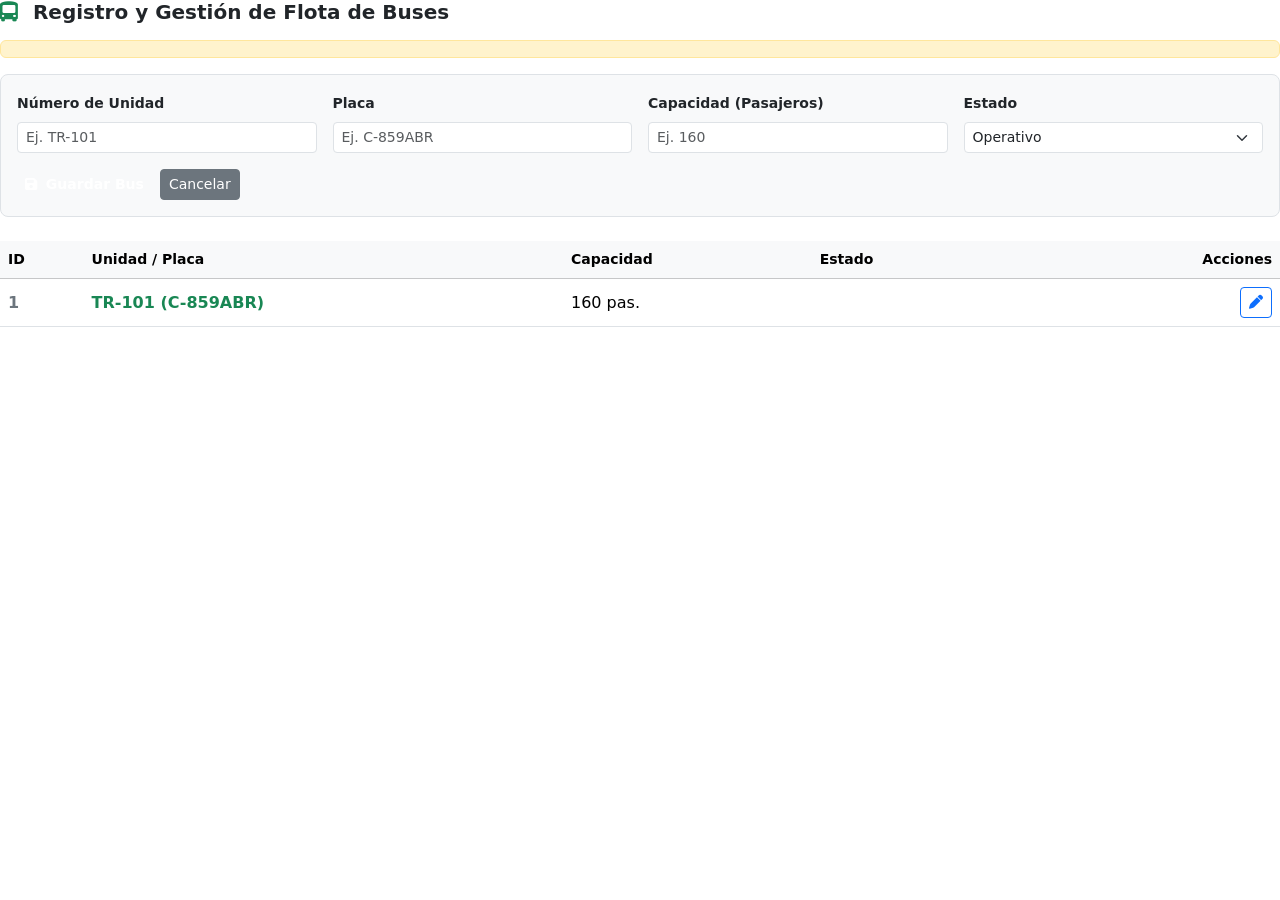
<file: controlsystem/src/main/resources/templates/buses.html>
<!DOCTYPE html>
<html xmlns:th="http://www.thymeleaf.org">
<head>
    <meta charset="UTF-8">
    <meta name="viewport" content="width=device-width, initial-scale=1">
    <title>Gestión de Buses - Transmetro Guatemala</title>
    <link href="https://cdn.jsdelivr.net/npm/bootstrap@5.3.0/dist/css/bootstrap.min.css" rel="stylesheet">
    <link href="https://cdnjs.cloudflare.com/ajax/libs/font-awesome/6.4.0/css/all.min.css" rel="stylesheet">
    <link th:href="@{/css/dashboard.css}" rel="stylesheet">
    <style>
        .btn-tm-green {
            background-color: var(--tm-green);
            color: white;
            font-weight: 700;
            border: none;
            border-radius: 8px;
        }
        .btn-tm-green:hover {
            background-color: var(--tm-green-dark);
            color: white;
        }
    </style>
</head>
<body>
    <header th:replace="~{fragments/layout :: topbar}"></header>
    <aside th:replace="~{fragments/layout :: sidebar('buses')}"></aside>

    <main class="main-content">
        <section class="card-custom">
            <h5 class="fw-bold mb-3 text-dark"><i class="fa-solid fa-bus-simple me-2 text-success"></i> Registro y Gestión de Flota de Buses</h5>

            <div th:if="${error}" class="alert alert-warning py-2" role="alert" th:text="${error}"></div>
            
            <!-- Formulario de Buses (Mapeo directo robusto) -->
            <form th:action="@{/buses/guardar}" method="post" class="bg-light p-3 rounded-3 border mb-4">
                <input type="hidden" name="id" th:value="${nuevoBus != null ? nuevoBus.id : null}" />
                
                <div class="row g-3">
                    <div class="col-md-3">
                        <label class="form-label small fw-semibold">Número de Unidad</label>
                        <input type="text" class="form-control form-control-sm" name="unidad" required maxlength="20" placeholder="Ej. TR-101" th:value="${nuevoBus != null ? nuevoBus.unidad : ''}">
                    </div>
                    <div class="col-md-3">
                        <label class="form-label small fw-semibold">Placa</label>
                        <input type="text" class="form-control form-control-sm" name="placa" required maxlength="15" placeholder="Ej. C-859ABR" th:value="${nuevoBus != null ? nuevoBus.placa : ''}">
                    </div>
                    <div class="col-md-3">
                        <label class="form-label small fw-semibold">Capacidad (Pasajeros)</label>
                        <input type="number" class="form-control form-control-sm" name="capacidad" required min="1" placeholder="Ej. 160" th:value="${nuevoBus != null ? nuevoBus.capacidad : ''}">
                    </div>
                    <div class="col-md-3">
                        <label class="form-label small fw-semibold">Estado</label>
                        <select class="form-select form-select-sm" name="estado">
                            <option value="Operativo" th:selected="${nuevoBus != null and nuevoBus.estado == 'Operativo'}">Operativo</option>
                            <option value="En Mantenimiento" th:selected="${nuevoBus != null and nuevoBus.estado == 'En Mantenimiento'}">En Mantenimiento</option>
                            <option value="Fuera de Servicio" th:selected="${nuevoBus != null and nuevoBus.estado == 'Fuera de Servicio'}">Fuera de Servicio</option>
                        </select>
                    </div>
                </div>
                <div class="mt-3 d-flex gap-2">
                    <button type="submit" class="btn btn-tm-green btn-sm fw-bold"><i class="fa-solid fa-floppy-disk me-1"></i> Guardar Bus</button>
                    <a th:if="${modoEdicion}" th:href="@{/buses}" class="btn btn-secondary btn-sm">Cancelar</a>
                </div>
            </form>

            <!-- Tabla de Flota de Buses -->
            <div class="table-responsive">
                <table class="table align-middle table-hover">
                    <thead class="table-light small">
                        <tr>
                            <th>ID</th>
                            <th>Unidad / Placa</th>
                            <th>Capacidad</th>
                            <th>Estado</th>
                            <th class="text-end">Acciones</th>
                        </tr>
                    </thead>
                    <tbody>
                        <tr th:each="b : ${buses}">
                            <td class="fw-bold text-secondary" th:text="${b.id != null ? b.id : '1'}">1</td>
                            <td class="fw-bold text-success" th:text="${b.placa}">TR-101 (C-859ABR)</td>
                            <td th:text="${b.capacidad != null ? b.capacidad + ' pas.' : '120 pas.'}">160 pas.</td>
                            <td>
                                <span class="badge" 
                                      th:classappend="${b.estado == 'Operativo' or b.estado == '1'} ? 'bg-success' : 'bg-warning text-dark'" 
                                      th:text="${b.estado}">Operativo</span>
                            </td>
                            <td class="text-end">
                                <a th:href="@{/buses/editar/{id}(id=${b.id})}" class="btn btn-sm btn-outline-primary"><i class="fa-solid fa-pen"></i></a>
                            </td>
                        </tr>
                    </tbody>
                </table>
            </div>
        </section>
    </main>

    <div th:replace="~{fragments/layout :: reportModal}"></div>
    <script src="https://cdn.jsdelivr.net/npm/bootstrap@5.3.0/dist/js/bootstrap.bundle.min.js"></script>
</body>
</html>
</file>
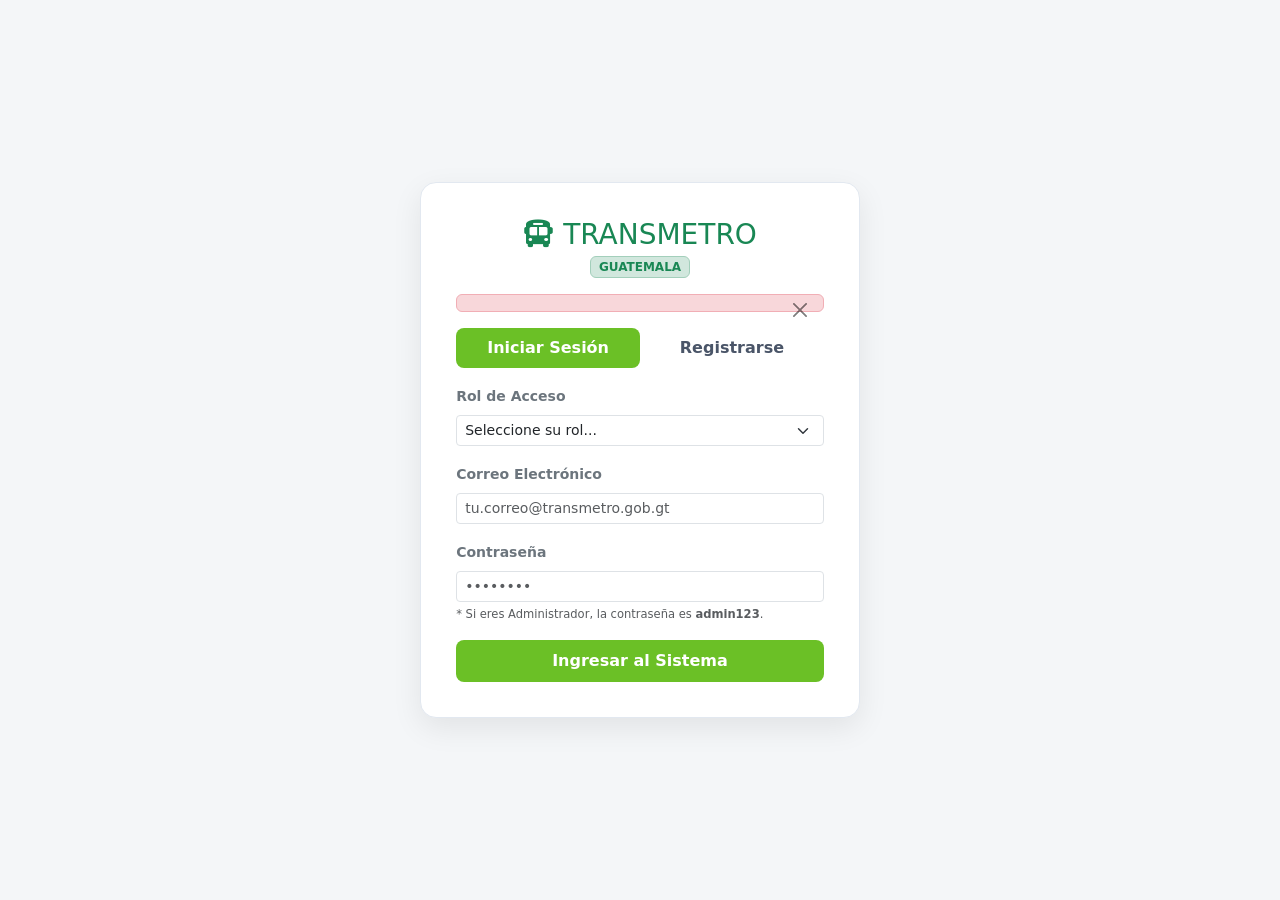
<file: controlsystem/src/main/resources/templates/login.html>
<!DOCTYPE html>
<html xmlns:th="http://www.thymeleaf.org">
<head>
    <meta charset="UTF-8">
    <title>Acceso - Transmetro Guatemala</title>
    <link href="https://cdn.jsdelivr.net/npm/bootstrap@5.3.0/dist/css/bootstrap.min.css" rel="stylesheet">
    <link href="https://cdnjs.cloudflare.com/ajax/libs/font-awesome/6.4.0/css/all.min.css" rel="stylesheet">
    <style>
        :root {
            --tm-green: #6bc026;
            --tm-green-dark: #4e9118;
            --tm-dark: #121212;
        }
        body {
            background-color: #f4f6f8;
            min-height: 100vh;
            display: flex;
            align-items: center;
            justify-content: center;
            font-family: 'Segoe UI', system-ui, -apple-system, sans-serif;
        }
        .login-card {
            width: 100%;
            max-width: 440px;
            padding: 2.2rem;
            border-radius: 16px;
            box-shadow: 0 10px 30px rgba(0,0,0,0.08);
            background: white;
            border: 1px solid #e2e8f0;
        }
        .nav-pills .nav-link {
            color: #4a5568;
            font-weight: 600;
            border-radius: 8px;
        }
        .nav-pills .nav-link.active {
            background-color: var(--tm-green);
            color: white;
        }
        .btn-tm-green {
            background-color: var(--tm-green);
            color: white;
            font-weight: 700;
            border-radius: 8px;
        }
        .btn-tm-green:hover {
            background-color: var(--tm-green-dark);
            color: white;
        }
    </style>
</head>
<body>

    <div class="login-card">
        <div class="text-center mb-3">
            <h3 class="fw-extrabold text-success mb-0"><i class="fa-solid fa-bus me-2"></i>TRANSMETRO</h3>
            <span class="badge bg-success-subtle text-success border border-success-subtle mt-1">GUATEMALA</span>
        </div>

        <!-- Mensaje de Error -->
        <div th:if="${error}" class="alert alert-danger alert-dismissible fade show py-2 small mb-3" role="alert">
            <span th:text="${error}"></span>
            <button type="button" class="btn-close py-2" data-bs-dismiss="alert" aria-label="Close"></button>
        </div>

        <!-- Pestañas para Iniciar Sesión o Registrarse -->
        <ul class="nav nav-pills nav-justified mb-3" id="authTabs" role="tablist">
            <li class="nav-item" role="presentation">
                <button class="nav-link active" id="login-tab" data-bs-toggle="pill" data-bs-target="#login-panel" type="button" role="tab">Iniciar Sesión</button>
            </li>
            <li class="nav-item" role="presentation">
                <button class="nav-link" id="register-tab" data-bs-toggle="pill" data-bs-target="#register-panel" type="button" role="tab">Registrarse</button>
            </li>
        </ul>

        <div class="tab-content" id="authTabsContent">
            <!-- Pestaña 1: Iniciar Sesión -->
            <div class="tab-pane fade show active" id="login-panel" role="tabpanel">
                <form th:action="@{/login}" method="post">
                    <div class="mb-3">
                        <label for="idRolLogin" class="form-label small text-secondary fw-semibold">Rol de Acceso</label>
                        <select class="form-select form-select-sm" id="idRolLogin" name="idRol" required>
                            <option value="">Seleccione su rol...</option>
                            <option th:each="r : ${roles}" th:value="${r.idRol}" th:text="${r.nombreRol}"></option>
                        </select>
                    </div>

                    <div class="mb-3">
                        <label for="correoLogin" class="form-label small text-secondary fw-semibold">Correo Electrónico</label>
                        <input type="email" class="form-control form-control-sm" id="correoLogin" name="correo" required placeholder="tu.correo@transmetro.gob.gt">
                    </div>

                    <div class="mb-3">
                        <label for="passwordLogin" class="form-label small text-secondary fw-semibold">Contraseña</label>
                        <input type="password" class="form-control form-control-sm" id="passwordLogin" name="passwordHash" required placeholder="••••••••">
                        <div class="form-text text-muted" style="font-size: 0.72rem;">* Si eres Administrador, la contraseña es <strong>admin123</strong>.</div>
                    </div>

                    <button type="submit" class="btn btn-tm-green w-100 py-2">Ingresar al Sistema</button>
                </form>
            </div>

            <!-- Pestaña 2: Registro Completo de Usuarios -->
            <div class="tab-pane fade" id="register-panel" role="tabpanel">
                <form th:action="@{/registro}" method="post">
                    <div class="row g-2 mb-2">
                        <div class="col-6">
                            <label for="nombreReg" class="form-label small text-secondary fw-semibold">Nombre</label>
                            <input type="text" class="form-control form-control-sm" id="nombreReg" name="nombre" required>
                        </div>
                        <div class="col-6">
                            <label for="apellidoReg" class="form-label small text-secondary fw-semibold">Apellido</label>
                            <input type="text" class="form-control form-control-sm" id="apellidoReg" name="apellido" required>
                        </div>
                    </div>

                    <div class="mb-2">
                        <label for="correoReg" class="form-label small text-secondary fw-semibold">Correo Electrónico</label>
                        <input type="email" class="form-control form-control-sm" id="correoReg" name="correo" required placeholder="correo@transmetro.gob.gt">
                    </div>

                    <div class="mb-2">
                        <label for="idRolReg" class="form-label small text-secondary fw-semibold">Rol Asignado</label>
                        <select class="form-select form-select-sm" id="idRolReg" name="idRol" required>
                            <option value="">Seleccione rol...</option>
                            <option th:each="r : ${roles}" th:value="${r.idRol}" th:text="${r.nombreRol}"></option>
                        </select>
                    </div>

                    <div class="mb-3">
                        <label for="passwordReg" class="form-label small text-secondary fw-semibold">Contraseña</label>
                        <input type="password" class="form-control form-control-sm" id="passwordReg" name="passwordHash" required placeholder="••••••••">
                    </div>

                    <button type="submit" class="btn btn-dark w-100 py-2 fw-semibold">Crear Cuenta</button>
                </form>
            </div>
        </div>
    </div>

    <script src="https://cdn.jsdelivr.net/npm/bootstrap@5.3.0/dist/js/bootstrap.bundle.min.js"></script>
</body>
</html>
</file>
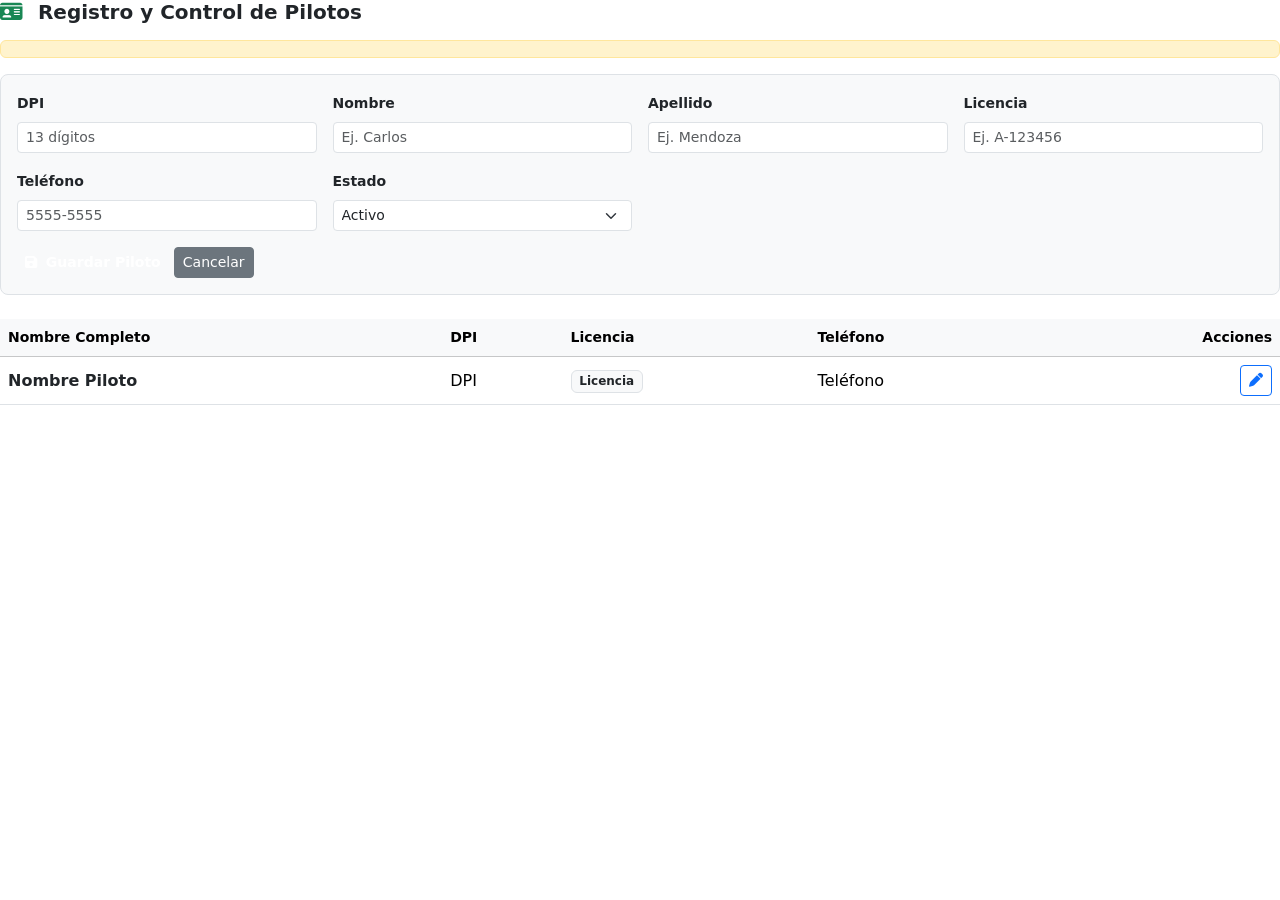
<file: controlsystem/src/main/resources/templates/pilotos.html>
<!DOCTYPE html>
<html xmlns:th="http://www.thymeleaf.org">
<head>
    <meta charset="UTF-8">
    <meta name="viewport" content="width=device-width, initial-scale=1">
    <title>Gestión de Pilotos - Transmetro Guatemala</title>
    <link href="https://cdn.jsdelivr.net/npm/bootstrap@5.3.0/dist/css/bootstrap.min.css" rel="stylesheet">
    <link href="https://cdnjs.cloudflare.com/ajax/libs/font-awesome/6.4.0/css/all.min.css" rel="stylesheet">
    <link th:href="@{/css/dashboard.css}" rel="stylesheet">
    <style>
        .btn-tm-green {
            background-color: var(--tm-green);
            color: white;
            font-weight: 700;
            border: none;
            border-radius: 8px;
        }
        .btn-tm-green:hover {
            background-color: var(--tm-green-dark);
            color: white;
        }
    </style>
</head>
<body>
    <header th:replace="~{fragments/layout :: topbar}"></header>
    <aside th:replace="~{fragments/layout :: sidebar('pilotos')}"></aside>

    <main class="main-content">
        <section class="card-custom">
            <h5 class="fw-bold mb-3 text-dark"><i class="fa-solid fa-id-card me-2 text-success"></i> Registro y Control de Pilotos</h5>

            <div th:if="${error}" class="alert alert-warning py-2" role="alert" th:text="${error}"></div>
            
            <!-- Formulario de Pilotos -->
            <form th:action="@{/pilotos/guardar}" th:object="${nuevoPiloto}" method="post" class="bg-light p-3 rounded-3 border mb-4">
                <input type="hidden" th:field="*{idPiloto}" />
                <div class="row g-3">
                    <div class="col-md-3">
                        <label class="form-label small fw-semibold">DPI</label>
                        <input type="text" class="form-control form-control-sm" th:field="*{dpi}" required minlength="13" maxlength="13" pattern="[0-9]{13}" inputmode="numeric" placeholder="13 dígitos">
                    </div>
                    <div class="col-md-3">
                        <label class="form-label small fw-semibold">Nombre</label>
                        <input type="text" class="form-control form-control-sm" th:field="*{nombre}" required maxlength="100" placeholder="Ej. Carlos">
                    </div>
                    <div class="col-md-3">
                        <label class="form-label small fw-semibold">Apellido</label>
                        <input type="text" class="form-control form-control-sm" th:field="*{apellido}" required maxlength="100" placeholder="Ej. Mendoza">
                    </div>
                    <div class="col-md-3">
                        <label class="form-label small fw-semibold">Licencia</label>
                        <input type="text" class="form-control form-control-sm" th:field="*{licencia}" required maxlength="20" placeholder="Ej. A-123456">
                    </div>
                    <div class="col-md-3">
                        <label class="form-label small fw-semibold">Teléfono</label>
                        <input type="text" class="form-control form-control-sm" th:field="*{telefono}" maxlength="15" placeholder="5555-5555">
                    </div>
                    <div class="col-md-3">
                        <label class="form-label small fw-semibold">Estado</label>
                        <select class="form-select form-select-sm" th:field="*{estado}" required>
                            <option value="Activo">Activo</option>
                            <option value="Inactivo">Inactivo</option>
                            <option value="Suspendido">Suspendido</option>
                        </select>
                    </div>
                </div>
                <div class="mt-3">
                    <button type="submit" class="btn btn-tm-green btn-sm fw-bold"><i class="fa-solid fa-floppy-disk me-1"></i> Guardar Piloto</button>
                    <a th:if="${modoEdicion}" th:href="@{/pilotos}" class="btn btn-secondary btn-sm">Cancelar</a>
                </div>
            </form>

            <!-- Tabla de Pilotos -->
            <div class="table-responsive">
                <table class="table align-middle table-hover">
                    <thead class="table-light small">
                        <tr>
                            <th>Nombre Completo</th>
                            <th>DPI</th>
                            <th>Licencia</th>
                            <th>Teléfono</th>
                            <th class="text-end">Acciones</th>
                        </tr>
                    </thead>
                    <tbody>
                        <tr th:each="p : ${pilotos}">
                            <td class="fw-bold text-dark" th:text="${p.nombre + ' ' + p.apellido}">Nombre Piloto</td>
                            <td th:text="${p.dpi}">DPI</td>
                            <td><span class="badge bg-light text-dark border" th:text="${p.licencia}">Licencia</span></td>
                            <td th:text="${p.telefono}">Teléfono</td>
                            <td class="text-end">
                                <a th:href="@{/pilotos/editar/{id}(id=${p.idPiloto})}" class="btn btn-sm btn-outline-primary"><i class="fa-solid fa-pen"></i></a>
                            </td>
                        </tr>
                    </tbody>
                </table>
            </div>
        </section>
    </main>

    <div th:replace="~{fragments/layout :: reportModal}"></div>
    <script src="https://cdn.jsdelivr.net/npm/bootstrap@5.3.0/dist/js/bootstrap.bundle.min.js"></script>
</body>
</html>
</file>
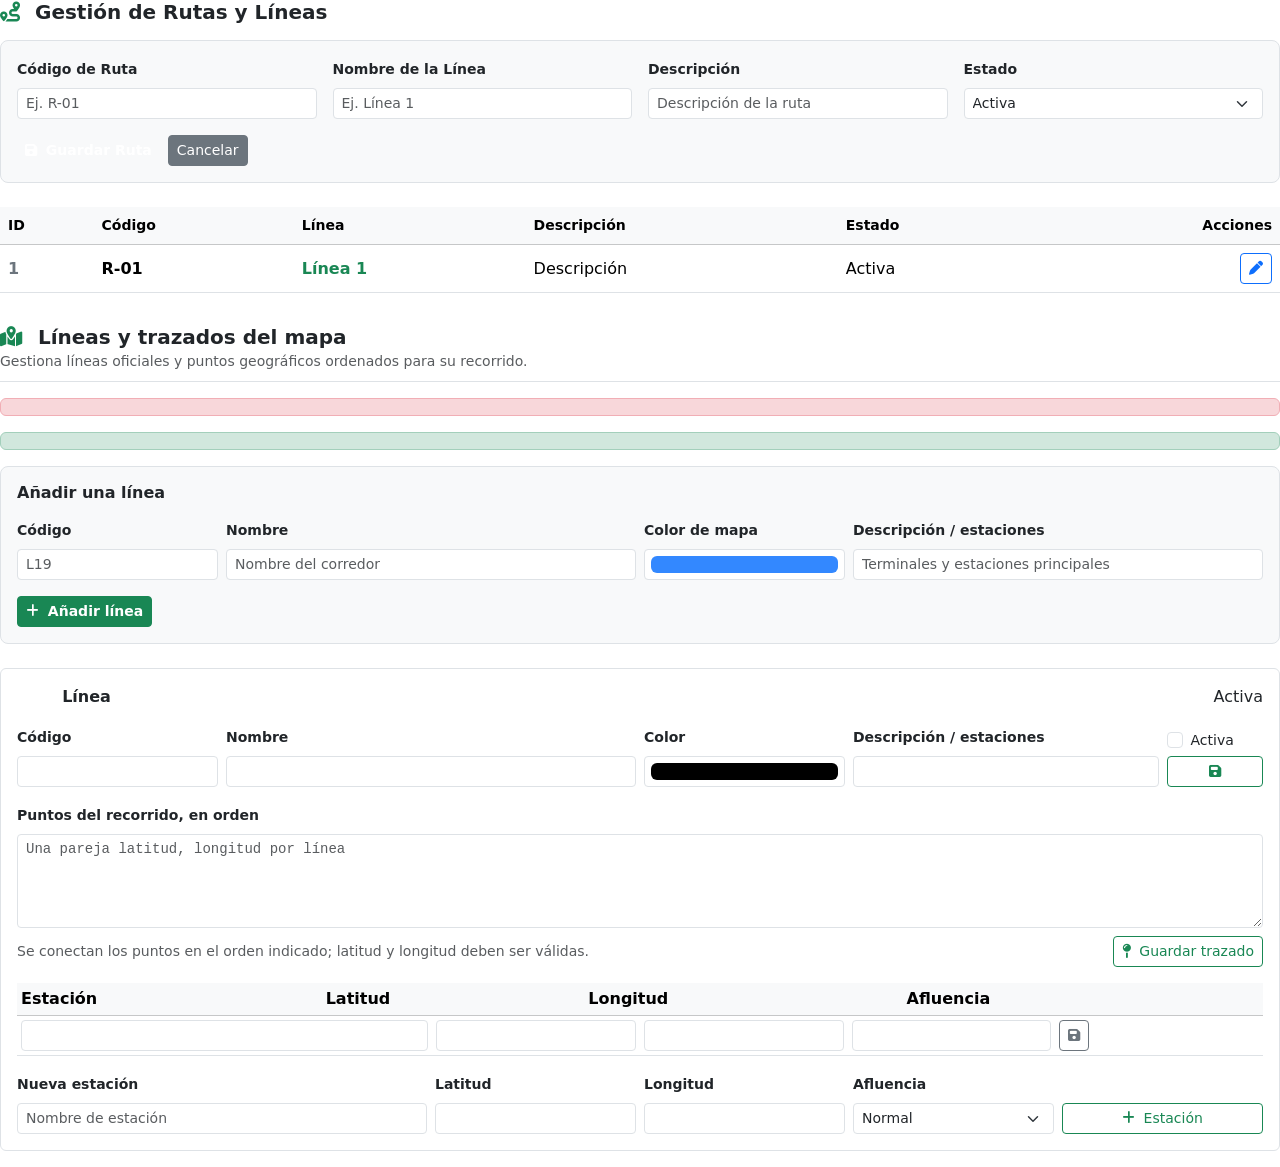
<file: controlsystem/src/main/resources/templates/rutas.html>
<!DOCTYPE html>
<html xmlns:th="http://www.thymeleaf.org">
<head>
    <meta charset="UTF-8">
    <meta name="viewport" content="width=device-width, initial-scale=1">
    <title>Gestión de Rutas - Transmetro Guatemala</title>
    <link href="https://cdn.jsdelivr.net/npm/bootstrap@5.3.0/dist/css/bootstrap.min.css" rel="stylesheet">
    <link href="https://cdnjs.cloudflare.com/ajax/libs/font-awesome/6.4.0/css/all.min.css" rel="stylesheet">
    <link th:href="@{/css/dashboard.css}" rel="stylesheet">
    <style>
        .btn-tm-green {
            background-color: var(--tm-green);
            color: white;
            font-weight: 700;
            border: none;
            border-radius: 8px;
        }
        .btn-tm-green:hover {
            background-color: var(--tm-green-dark);
            color: white;
        }
    </style>
</head>
<body>
    <header th:replace="~{fragments/layout :: topbar}"></header>
    <aside th:replace="~{fragments/layout :: sidebar('rutas')}"></aside>

    <main class="main-content">
        <section class="card-custom">
            <h5 class="fw-bold mb-3 text-dark"><i class="fa-solid fa-route me-2 text-success"></i> Gestión de Rutas y Líneas</h5>
            
            <!-- Formulario de Rutas -->
            <form th:action="@{/rutas/guardar}" method="post" class="bg-light p-3 rounded-3 border mb-4">
                <input type="hidden" name="idRuta" th:value="${nuevaRuta != null ? nuevaRuta.idRuta : null}" />
                <div class="row g-3">
                    <div class="col-md-3">
                        <label class="form-label small fw-semibold">Código de Ruta</label>
                        <input type="text" class="form-control form-control-sm" name="codigoRuta" required placeholder="Ej. R-01" th:value="${nuevaRuta != null ? nuevaRuta.codigoRuta : ''}">
                    </div>
                    <div class="col-md-3">
                        <label class="form-label small fw-semibold">Nombre de la Línea</label>
                        <input type="text" class="form-control form-control-sm" name="nombreRuta" required placeholder="Ej. Línea 1" th:value="${nuevaRuta != null ? nuevaRuta.nombreRuta : ''}">
                    </div>
                    <div class="col-md-3">
                        <label class="form-label small fw-semibold">Descripción</label>
                        <input type="text" class="form-control form-control-sm" name="descripcion" placeholder="Descripción de la ruta" th:value="${nuevaRuta != null ? nuevaRuta.descripcion : ''}">
                    </div>
                    <div class="col-md-3">
                        <label class="form-label small fw-semibold">Estado</label>
                        <select class="form-select form-select-sm" name="estado" required>
                            <option value="Activa" th:selected="${nuevaRuta != null and nuevaRuta.estado == 'Activa'}">Activa</option>
                            <option value="Inactiva" th:selected="${nuevaRuta != null and nuevaRuta.estado == 'Inactiva'}">Inactiva</option>
                        </select>
                    </div>
                </div>
                <div class="mt-3 d-flex gap-2">
                    <button type="submit" class="btn btn-tm-green btn-sm fw-bold"><i class="fa-solid fa-floppy-disk me-1"></i> Guardar Ruta</button>
                    <a th:if="${modoEdicion}" th:href="@{/rutas}" class="btn btn-secondary btn-sm">Cancelar</a>
                </div>
            </form>

            <!-- Tabla de Rutas -->
            <div class="table-responsive">
                <table class="table align-middle table-hover">
                    <thead class="table-light small">
                        <tr>
                            <th>ID</th>
                            <th>Código</th>
                            <th>Línea</th>
                            <th>Descripción</th>
                            <th>Estado</th>
                            <th class="text-end">Acciones</th>
                        </tr>
                    </thead>
                    <tbody>
                        <tr th:each="r : ${rutas}">
                            <td class="fw-bold text-secondary" th:text="${r.idRuta}">1</td>
                            <td class="fw-bold" th:text="${r.codigoRuta}">R-01</td>
                            <td class="fw-bold text-success" th:text="${r.nombreRuta}">Línea 1</td>
                            <td th:text="${r.descripcion}">Descripción</td>
                            <td th:text="${r.estado}">Activa</td>
                            <td class="text-end">
                                <a th:href="@{/rutas/editar/{id}(id=${r.idRuta})}" class="btn btn-sm btn-outline-primary"><i class="fa-solid fa-pen"></i></a>
                            </td>
                        </tr>
                    </tbody>
                </table>
            </div>
        </section>

        <section class="card-custom mt-3">
            <div class="d-flex justify-content-between align-items-center mb-3 border-bottom pb-2">
                <div>
                    <h5 class="fw-bold text-dark mb-0"><i class="fa-solid fa-map-location-dot text-success me-2"></i> Líneas y trazados del mapa</h5>
                    <small class="text-muted">Gestiona líneas oficiales y puntos geográficos ordenados para su recorrido.</small>
                </div>
            </div>

            <div class="alert alert-danger py-2" role="alert" th:if="${errorLineas}" th:text="${errorLineas}"></div>
            <div class="alert alert-success py-2" role="status" th:if="${mensajeLineas}" th:text="${mensajeLineas}"></div>

            <form th:action="@{/lineas/guardar}" method="post" class="bg-light p-3 rounded-3 border mb-4">
                <h6 class="fw-bold mb-3">Añadir una línea</h6>
                <div class="row g-2 align-items-end">
                    <div class="col-md-2">
                        <label class="form-label small fw-semibold">Código</label>
                        <input class="form-control form-control-sm" name="codigoLinea" placeholder="L19" required>
                    </div>
                    <div class="col-md-4">
                        <label class="form-label small fw-semibold">Nombre</label>
                        <input class="form-control form-control-sm" name="nombre" placeholder="Nombre del corredor" required>
                    </div>
                    <div class="col-md-2">
                        <label class="form-label small fw-semibold">Color de mapa</label>
                        <input class="form-control form-control-color form-control-sm w-100" type="color" name="colorHex" value="#3388ff" title="Color de la línea">
                    </div>
                    <div class="col-md-4">
                        <label class="form-label small fw-semibold">Descripción / estaciones</label>
                        <input class="form-control form-control-sm" name="descripcion" placeholder="Terminales y estaciones principales">
                    </div>
                </div>
                <button type="submit" class="btn btn-success btn-sm fw-bold mt-3"><i class="fa-solid fa-plus me-1"></i> Añadir línea</button>
            </form>

            <div class="border rounded p-3 mb-3" th:each="editor : ${lineasTransmetro}">
                <div class="d-flex justify-content-between align-items-center mb-3">
                    <h6 class="fw-bold mb-0">
                        <span class="badge me-2" th:style="|background-color: ${editor.linea.colorHex}|" th:text="${editor.linea.codigoLinea}">L1</span>
                        <span th:text="${editor.linea.nombre}">Línea</span>
                    </h6>
                      <span th:class="${editor.linea.activo} ? 'badge bg-success-subtle text-success' : 'badge bg-secondary-subtle text-secondary'"
                          th:text="${editor.linea.activo} ? 'Activa' : 'Inactiva'">Activa</span>
                </div>

                <form th:action="@{/lineas/{id}/actualizar(id=${editor.linea.id})}" method="post" class="row g-2 align-items-end mb-3">
                    <div class="col-md-2">
                        <label class="form-label small fw-semibold">Código</label>
                        <input class="form-control form-control-sm" name="codigoLinea" th:value="${editor.linea.codigoLinea}" required>
                    </div>
                    <div class="col-md-4">
                        <label class="form-label small fw-semibold">Nombre</label>
                        <input class="form-control form-control-sm" name="nombre" th:value="${editor.linea.nombre}" required>
                    </div>
                    <div class="col-md-2">
                        <label class="form-label small fw-semibold">Color</label>
                        <input class="form-control form-control-color form-control-sm w-100" type="color" name="colorHex" th:value="${editor.linea.colorHex}" required>
                    </div>
                    <div class="col-md-3">
                        <label class="form-label small fw-semibold">Descripción / estaciones</label>
                        <input class="form-control form-control-sm" name="descripcion" th:value="${editor.linea.descripcion}">
                    </div>
                    <div class="col-md-1">
                        <div class="form-check mb-1">
                            <input class="form-check-input" type="checkbox" name="activo" value="true" th:checked="${editor.linea.activo}">
                            <label class="form-check-label small">Activa</label>
                        </div>
                        <button type="submit" class="btn btn-outline-success btn-sm w-100" title="Guardar línea"><i class="fa-solid fa-floppy-disk"></i></button>
                    </div>
                </form>

                <form th:action="@{/lineas/{id}/coordenadas(id=${editor.linea.id})}" method="post" class="mb-3">
                    <label class="form-label small fw-semibold">Puntos del recorrido, en orden</label>
                    <textarea class="form-control form-control-sm font-monospace" name="puntos" rows="4" th:text="${editor.puntos}"
                              placeholder="Una pareja latitud, longitud por línea"></textarea>
                    <div class="d-flex justify-content-between align-items-center mt-2">
                        <small class="text-muted">Se conectan los puntos en el orden indicado; latitud y longitud deben ser válidas.</small>
                        <button type="submit" class="btn btn-outline-success btn-sm"><i class="fa-solid fa-map-pin me-1"></i> Guardar trazado</button>
                    </div>
                </form>

                <div class="table-responsive mb-3" th:if="${!#lists.isEmpty(editor.linea.estaciones)}">
                    <table class="table table-sm align-middle mb-0">
                        <thead class="table-light"><tr><th>Estación</th><th>Latitud</th><th>Longitud</th><th>Afluencia</th><th></th></tr></thead>
                        <tbody>
                            <tr th:each="estacion : ${editor.linea.estaciones}">
                                <td colspan="5">
                                    <form th:action="@{/estaciones/{id}/actualizar(id=${estacion.id})}" method="post" class="row g-2 align-items-center">
                                        <div class="col-md-4"><input class="form-control form-control-sm" name="nombreEstacion" th:value="${estacion.nombreEstacion}" required></div>
                                        <div class="col-md-2"><input class="form-control form-control-sm" type="number" step="0.00000001" min="-90" max="90" name="latitud" th:value="${estacion.latitud}" required></div>
                                        <div class="col-md-2"><input class="form-control form-control-sm" type="number" step="0.00000001" min="-180" max="180" name="longitud" th:value="${estacion.longitud}" required></div>
                                        <div class="col-md-2"><input class="form-control form-control-sm" name="estadoAfluencia" th:value="${estacion.estadoAfluencia}" required></div>
                                        <div class="col-md-2"><button class="btn btn-outline-secondary btn-sm" type="submit" title="Guardar estación"><i class="fa-solid fa-floppy-disk"></i></button></div>
                                    </form>
                                </td>
                            </tr>
                        </tbody>
                    </table>
                </div>

                <form th:action="@{/lineas/{id}/estaciones(id=${editor.linea.id})}" method="post" class="row g-2 align-items-end">
                    <div class="col-md-4">
                        <label class="form-label small fw-semibold">Nueva estación</label>
                        <input class="form-control form-control-sm" name="nombreEstacion" placeholder="Nombre de estación" required>
                    </div>
                    <div class="col-md-2">
                        <label class="form-label small fw-semibold">Latitud</label>
                        <input class="form-control form-control-sm" type="number" step="0.00000001" min="-90" max="90" name="latitud" required>
                    </div>
                    <div class="col-md-2">
                        <label class="form-label small fw-semibold">Longitud</label>
                        <input class="form-control form-control-sm" type="number" step="0.00000001" min="-180" max="180" name="longitud" required>
                    </div>
                    <div class="col-md-2">
                        <label class="form-label small fw-semibold">Afluencia</label>
                        <select class="form-select form-select-sm" name="estadoAfluencia">
                            <option>Normal</option><option>Moderada</option><option>Alta</option>
                        </select>
                    </div>
                    <div class="col-md-2"><button type="submit" class="btn btn-outline-success btn-sm w-100"><i class="fa-solid fa-plus me-1"></i> Estación</button></div>
                </form>
            </div>
        </section>
    </main>

    <div th:replace="~{fragments/layout :: reportModal}"></div>
    <script src="https://cdn.jsdelivr.net/npm/bootstrap@5.3.0/dist/js/bootstrap.bundle.min.js"></script>
</body>
</html>
</file>
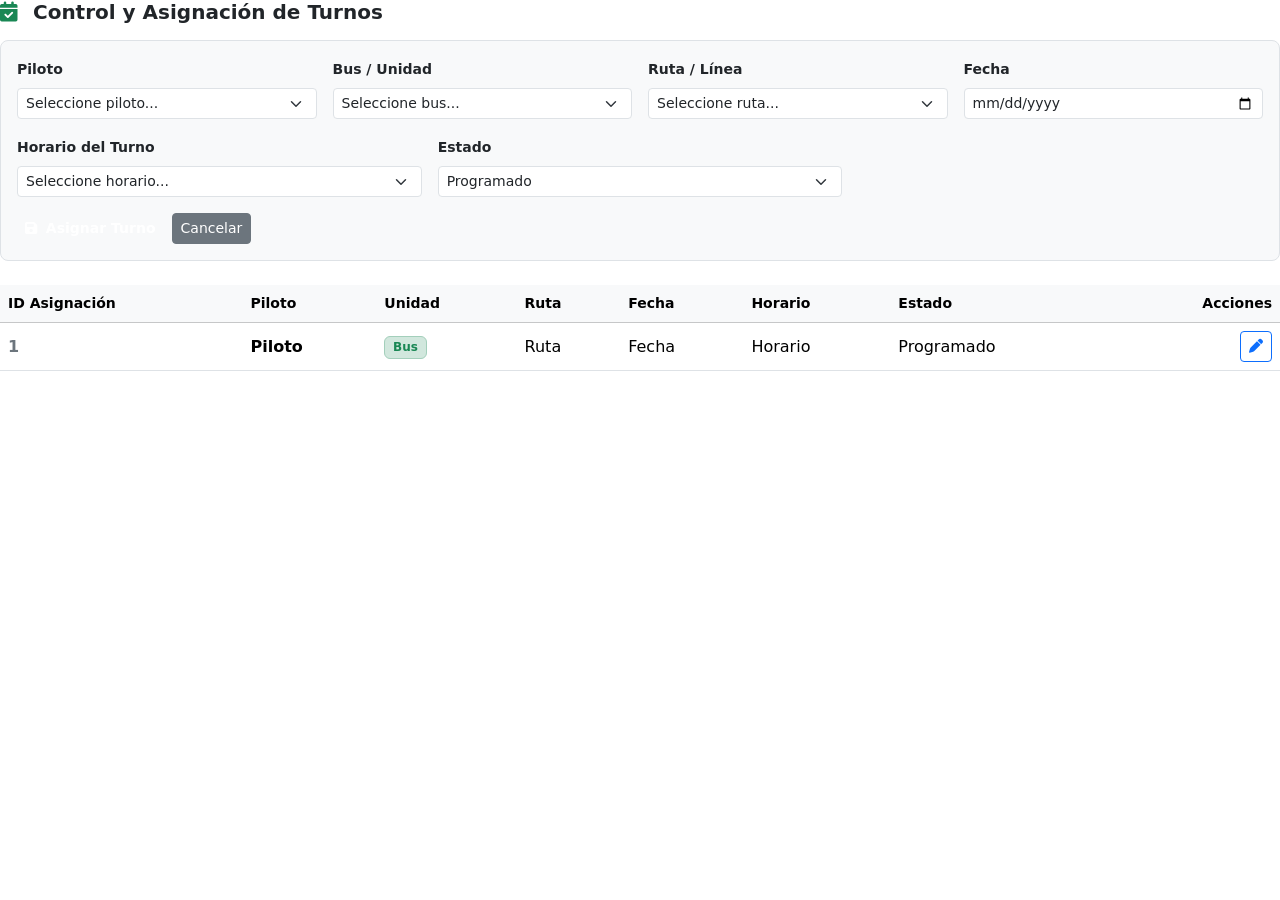
<file: controlsystem/src/main/resources/templates/turnos.html>
<!DOCTYPE html>
<html xmlns:th="http://www.thymeleaf.org">
<head>
    <meta charset="UTF-8">
    <meta name="viewport" content="width=device-width, initial-scale=1">
    <title>Asignación de Turnos - Transmetro Guatemala</title>
    <link href="https://cdn.jsdelivr.net/npm/bootstrap@5.3.0/dist/css/bootstrap.min.css" rel="stylesheet">
    <link href="https://cdnjs.cloudflare.com/ajax/libs/font-awesome/6.4.0/css/all.min.css" rel="stylesheet">
    <link th:href="@{/css/dashboard.css}" rel="stylesheet">
    <style>
        .btn-tm-green {
            background-color: var(--tm-green);
            color: white;
            font-weight: 700;
            border: none;
            border-radius: 8px;
        }
        .btn-tm-green:hover {
            background-color: var(--tm-green-dark);
            color: white;
        }
    </style>
</head>
<body>
    <header th:replace="~{fragments/layout :: topbar}"></header>
    <aside th:replace="~{fragments/layout :: sidebar('turnos')}"></aside>

    <main class="main-content">
        <section class="card-custom">
            <h5 class="fw-bold mb-3 text-dark"><i class="fa-solid fa-calendar-check me-2 text-success"></i> Control y Asignación de Turnos</h5>
            
            <!-- Formulario para Registrar / Asignar Turnos -->
            <form th:action="@{/turnos/guardar}" method="post" class="bg-light p-3 rounded-3 border mb-4">
                <input type="hidden" name="idAsignacion" th:value="${nuevoTurno.idAsignacion}" />
                
                <div class="row g-3">
                    <div class="col-md-3">
                        <label class="form-label small fw-semibold">Piloto</label>
                        <select class="form-select form-select-sm" name="pilotoId" required>
                            <option value="">Seleccione piloto...</option>
                            <option th:each="p : ${pilotos}" th:value="${p.idPiloto}" th:selected="${nuevoTurno.piloto != null and nuevoTurno.piloto.idPiloto == p.idPiloto}" th:text="${p.nombre + ' ' + p.apellido}"></option>
                        </select>
                    </div>
                    <div class="col-md-3">
                        <label class="form-label small fw-semibold">Bus / Unidad</label>
                        <select class="form-select form-select-sm" name="busId" required>
                            <option value="">Seleccione bus...</option>
                            <option th:each="b : ${buses}" th:value="${b.id}" th:selected="${nuevoTurno.bus != null and nuevoTurno.bus.id == b.id}" th:text="${b.placa}"></option>
                        </select>
                    </div>
                    <div class="col-md-3">
                        <label class="form-label small fw-semibold">Ruta / Línea</label>
                        <select class="form-select form-select-sm" name="rutaId" required>
                            <option value="">Seleccione ruta...</option>
                            <option th:each="r : ${rutas}" th:value="${r.idRuta}" th:selected="${nuevoTurno.ruta != null and nuevoTurno.ruta.idRuta == r.idRuta}" th:text="${r.nombreRuta}"></option>
                        </select>
                    </div>
                    <div class="col-md-3">
                        <label class="form-label small fw-semibold">Fecha</label>
                        <input type="date" class="form-control form-control-sm" name="fechaTurno" required th:value="${nuevoTurno.fechaTurno}">
                    </div>
                    
                    <!-- Horario fijo optimizado -->
                    <div class="col-md-4">
                        <label class="form-label small fw-semibold">Horario del Turno</label>
                        <select class="form-select form-select-sm" name="horario" required>
                            <option value="">Seleccione horario...</option>
                            <option value="05:00 AM - 01:00 PM" th:selected="${nuevoTurno.horario == '05:00 AM - 01:00 PM'}"> Turno Mañana (05:00 AM - 01:00 PM)</option>
                            <option value="01:00 PM - 09:00 PM" th:selected="${nuevoTurno.horario == '01:00 PM - 09:00 PM'}"> Turno Tarde/Noche (01:00 PM - 09:00 PM)</option>
                        </select>
                    </div>

                    <div class="col-md-4">
                        <label class="form-label small fw-semibold">Estado</label>
                        <select class="form-select form-select-sm" name="estado" required>
                            <option value="Programado" th:selected="${nuevoTurno.estado == 'Programado'}">Programado</option>
                            <option value="En Curso" th:selected="${nuevoTurno.estado == 'En Curso'}">En Curso</option>
                            <option value="Finalizado" th:selected="${nuevoTurno.estado == 'Finalizado'}">Finalizado</option>
                            <option value="Cancelado" th:selected="${nuevoTurno.estado == 'Cancelado'}">Cancelado</option>
                        </select>
                    </div>
                </div>
                
                <div class="mt-3 d-flex gap-2">
                    <button type="submit" class="btn btn-tm-green btn-sm fw-bold"><i class="fa-solid fa-floppy-disk me-1"></i> Asignar Turno</button>
                    <a th:if="${modoEdicion}" th:href="@{/turnos}" class="btn btn-secondary btn-sm">Cancelar</a>
                </div>
            </form>

            <!-- Tabla de Turnos Registrados -->
            <div class="table-responsive">
                <table class="table align-middle table-hover">
                    <thead class="table-light small">
                        <tr>
                            <th>ID Asignación</th>
                            <th>Piloto</th>
                            <th>Unidad</th>
                            <th>Ruta</th>
                            <th>Fecha</th>
                            <th>Horario</th>
                            <th>Estado</th>
                            <th class="text-end">Acciones</th>
                        </tr>
                    </thead>
                    <tbody>
                        <tr th:each="t : ${turnos}">
                            <td class="fw-bold text-secondary" th:text="${t.idAsignacion}">1</td>
                            <td class="fw-bold" th:text="${t.piloto != null ? t.piloto.nombre + ' ' + t.piloto.apellido : 'Piloto asignado'}">Piloto</td>
                            <td><span class="badge bg-success-subtle text-success border border-success-subtle" th:text="${t.bus != null ? t.bus.placa : 'Unidad'}">Bus</span></td>
                            <td th:text="${t.ruta != null ? t.ruta.nombreRuta : 'Ruta'}">Ruta</td>
                            <td th:text="${t.fechaTurno}">Fecha</td>
                            <td th:text="${t.horario}">Horario</td>
                            <td th:text="${t.estado}">Programado</td>
                            <td class="text-end">
                                <a th:href="@{/turnos/editar/{id}(id=${t.idAsignacion})}" class="btn btn-sm btn-outline-primary"><i class="fa-solid fa-pen"></i></a>
                            </td>
                        </tr>
                    </tbody>
                </table>
            </div>
        </section>
    </main>

    <div th:replace="~{fragments/layout :: reportModal}"></div>
    <script src="https://cdn.jsdelivr.net/npm/bootstrap@5.3.0/dist/js/bootstrap.bundle.min.js"></script>
</body>
</html>
</file>
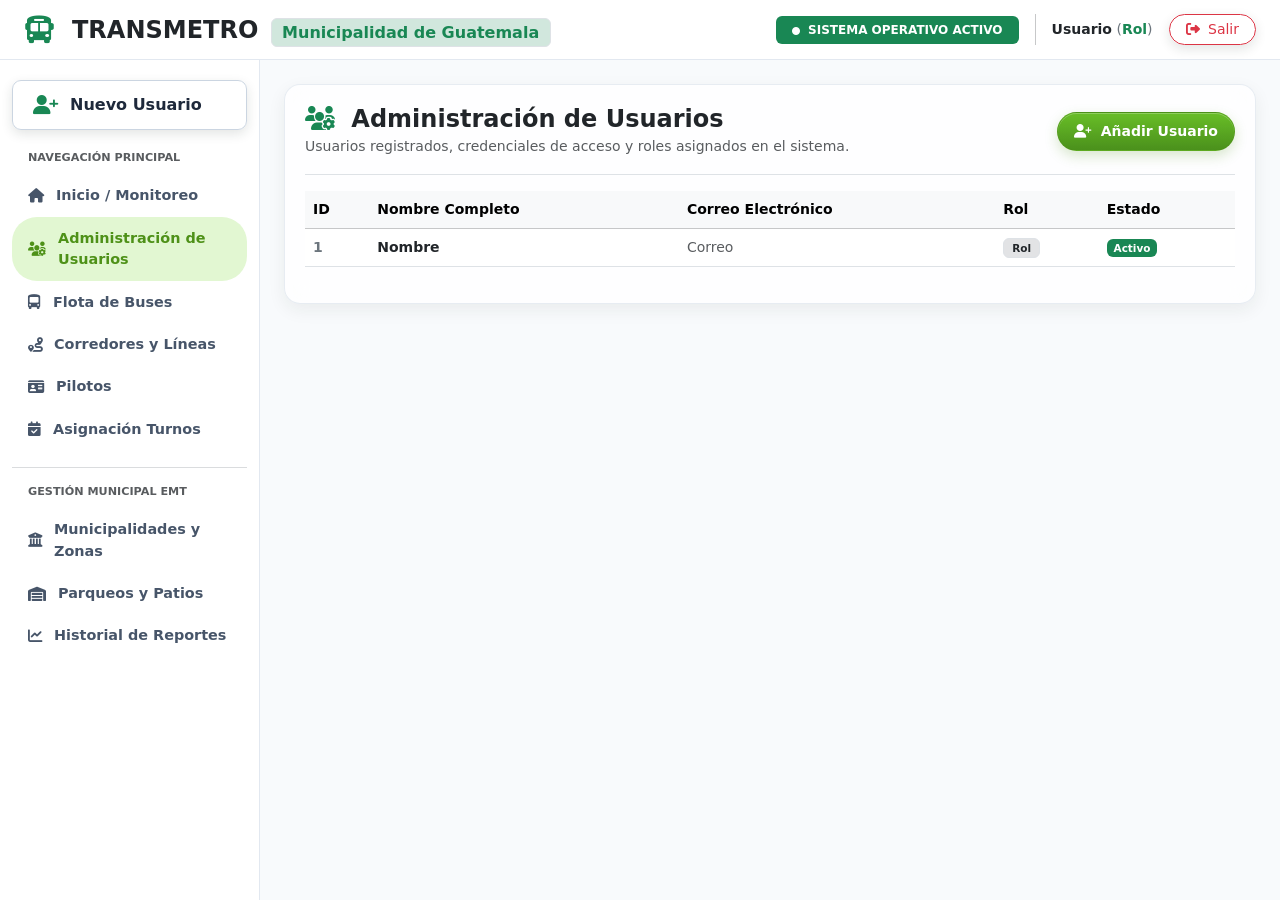
<file: controlsystem/src/main/resources/templates/usuarios.html>
<!DOCTYPE html>
<html xmlns:th="http://www.thymeleaf.org">
<head>
    <meta charset="UTF-8">
    <title>Administración de Usuarios - Transmetro Guatemala</title>
    <link href="https://cdn.jsdelivr.net/npm/bootstrap@5.3.0/dist/css/bootstrap.min.css" rel="stylesheet">
    <link href="https://cdnjs.cloudflare.com/ajax/libs/font-awesome/6.4.0/css/all.min.css" rel="stylesheet">
    <style>
        :root {
            --tm-green: #6bc026;
            --tm-green-dark: #4e9118;
            --tm-bg: #f8fafc;
            --sidebar-width: 260px;
        }

        body {
            background-color: var(--tm-bg);
            font-family: 'Segoe UI', system-ui, -apple-system, sans-serif;
            overflow-x: hidden;
        }

        .top-navbar {
            height: 60px;
            background-color: #ffffff;
            border-bottom: 1px solid #e2e8f0;
            position: fixed;
            top: 0;
            left: 0;
            right: 0;
            z-index: 1030;
        }

        .sidebar {
            width: var(--sidebar-width);
            position: fixed;
            top: 60px;
            bottom: 0;
            left: 0;
            background-color: #ffffff;
            border-right: 1px solid #e2e8f0;
            padding: 1.25rem 0.75rem;
            overflow-y: auto;
            z-index: 1020;
        }

        .sidebar .nav-link {
            color: #475569;
            font-weight: 600;
            font-size: 0.9rem;
            padding: 0.65rem 1rem;
            border-radius: 25px;
            display: flex;
            align-items: center;
            gap: 0.75rem;
            transition: all 0.2s ease;
        }

        .sidebar .nav-link:hover {
            background-color: #f1f5f9;
            color: #0f172a;
        }

        .sidebar .nav-link.active {
            background-color: #e2f7d2;
            color: var(--tm-green-dark);
            font-weight: 700;
        }

        .btn-quick-action {
            background-color: #ffffff;
            border: 1px solid #cbd5e1;
            box-shadow: 0 1px 3px rgba(0,0,0,0.1);
            border-radius: 16px;
            padding: 0.75rem 1.25rem;
            font-weight: 700;
            color: #1e293b;
            display: flex;
            align-items: center;
            gap: 0.75rem;
            width: 100%;
            margin-bottom: 1.25rem;
            background-color: rgba(255, 255, 255, 0.72);
            backdrop-filter: blur(10px);
            transition: transform 160ms ease, box-shadow 160ms ease, background-color 160ms ease;
        }

        .main-content {
            margin-left: var(--sidebar-width);
            margin-top: 60px;
            padding: 1.5rem;
        }

        .card-custom {
            background: rgba(255, 255, 255, 0.78);
            border-radius: 16px;
            border: 1px solid rgba(226, 232, 240, 0.82);
            box-shadow: 0 6px 18px rgba(24, 43, 31, 0.065);
            backdrop-filter: blur(12px);
            padding: 1.25rem;
            margin-bottom: 1.25rem;
            transition: transform 180ms ease, box-shadow 180ms ease, border-color 180ms ease;
        }

        .btn {
            border-radius: 9px;
            box-shadow: 0 4px 12px rgba(26, 45, 34, 0.12), inset 0 1px rgba(255, 255, 255, 0.22);
            backdrop-filter: blur(8px);
            transition: transform 160ms ease, box-shadow 160ms ease, background-color 160ms ease, border-color 160ms ease;
        }

        .btn-success {
            border-color: rgba(78, 145, 24, 0.45);
            background-image: linear-gradient(180deg, rgba(107, 192, 38, 0.97), rgba(78, 145, 24, 0.94));
            box-shadow: 0 5px 13px rgba(78, 145, 24, 0.22), inset 0 1px rgba(255, 255, 255, 0.25);
        }

        .btn:active {
            transform: translateY(0) scale(0.985);
            box-shadow: 0 2px 5px rgba(26, 45, 34, 0.13);
        }

        @media (hover: hover) {
            .card-custom:hover {
                transform: translateY(-2px);
                border-color: rgba(107, 192, 38, 0.28);
                box-shadow: 0 11px 25px rgba(24, 43, 31, 0.11);
            }

            .btn:hover {
                transform: translateY(-2px);
                box-shadow: 0 8px 17px rgba(26, 45, 34, 0.17), inset 0 1px rgba(255, 255, 255, 0.25);
            }
        }

        @media (prefers-reduced-motion: reduce) {
            .card-custom,
            .btn,
            .btn-quick-action {
                transition-duration: 0.01ms;
            }
        }
    </style>
</head>
<body>

    <!-- Header Superior -->
    <header class="top-navbar d-flex align-items-center justify-content-between px-4">
        <div class="d-flex align-items-center gap-3">
            <i class="fa-solid fa-bus text-success fs-3"></i>
            <span class="fw-bold fs-4 text-dark">TRANSMETRO <span class="badge bg-success-subtle text-success fs-6 border ms-1">Municipalidad de Guatemala</span></span>
        </div>
        <div class="d-flex align-items-center gap-3">
            <span class="badge bg-success text-white py-2 px-3 fw-semibold">
                <i class="fa-solid fa-circle me-1" style="font-size: 0.5rem;"></i> SISTEMA OPERATIVO ACTIVO
            </span>
            <div class="vr"></div>
            <span class="text-secondary small" th:if="${session.usuarioLogueado}">
                <strong class="text-dark" th:text="${session.usuarioLogueado.nombre + ' ' + session.usuarioLogueado.apellido}">Usuario</strong> 
                (<span class="text-success fw-bold" th:text="${session.rolUsuario}">Rol</span>)
            </span>
            <a th:href="@{/logout}" class="btn btn-outline-danger btn-sm rounded-pill px-3"><i class="fa-solid fa-right-from-bracket me-1"></i> Salir</a>
        </div>
    </header>

    <!-- Sidebar Unificado -->
    <aside class="sidebar">
        <!-- Botón para añadir nuevo usuario -->
        <button class="btn btn-quick-action" data-bs-toggle="modal" data-bs-target="#modalUsuario">
            <i class="fa-solid fa-user-plus text-success fs-5"></i>
            <span>Nuevo Usuario</span>
        </button>

        <nav class="nav flex-column">
            <div class="text-uppercase text-muted fw-bold px-3 mb-2" style="font-size: 0.7rem;">Navegación Principal</div>
            
            <a class="nav-link" th:href="@{/}">
                <i class="fa-solid fa-house"></i>
                <span>Inicio / Monitoreo</span>
            </a>
            <a class="nav-link active" th:if="${session.rolUsuario == 'Administrador'}" th:href="@{/usuarios}">
                <i class="fa-solid fa-users-gear"></i>
                <span>Administración de Usuarios</span>
            </a>
            <a class="nav-link" th:href="@{/buses}">
                <i class="fa-solid fa-bus-simple"></i>
                <span>Flota de Buses</span>
            </a>
            <a class="nav-link" th:href="@{/rutas}">
                <i class="fa-solid fa-route"></i>
                <span>Corredores y Líneas</span>
            </a>
            <a class="nav-link" th:href="@{/pilotos}">
                <i class="fa-solid fa-id-card"></i>
                <span>Pilotos</span>
            </a>
            <a class="nav-link" th:href="@{/turnos}">
                <i class="fa-solid fa-calendar-check"></i>
                <span>Asignación Turnos</span>
            </a>

            <hr class="my-3 text-secondary opacity-25">
            <div class="text-uppercase text-muted fw-bold px-3 mb-2" style="font-size: 0.7rem;">Gestión Municipal EMT</div>

            <a class="nav-link" th:href="@{/#seccionMunicipalidades}">
                <i class="fa-solid fa-building-columns"></i>
                <span>Municipalidades y Zonas</span>
            </a>
            <a class="nav-link" th:href="@{/#seccionParqueos}">
                <i class="fa-solid fa-warehouse"></i>
                <span>Parqueos y Patios</span>
            </a>
            <a class="nav-link" th:href="@{/#seccionReportes}">
                <i class="fa-solid fa-chart-line"></i>
                <span>Historial de Reportes</span>
            </a>
        </nav>
    </aside>

    <!-- Contenido Principal -->
    <main class="main-content">
        <div class="card-custom">
            <div class="d-flex justify-content-between align-items-center mb-3 border-bottom pb-3">
                <div>
                    <h4 class="fw-bold text-dark mb-0"><i class="fa-solid fa-users-gear text-success me-2"></i> Administración de Usuarios</h4>
                    <small class="text-muted">Usuarios registrados, credenciales de acceso y roles asignados en el sistema.</small>
                </div>
                <button class="btn btn-success btn-sm fw-bold px-3 py-2 rounded-pill" data-bs-toggle="modal" data-bs-target="#modalUsuario">
                    <i class="fa-solid fa-user-plus me-1"></i> Añadir Usuario
                </button>
            </div>

            <div class="table-responsive">
                <table class="table table-hover align-middle small">
                    <thead class="table-light">
                        <tr>
                            <th>ID</th>
                            <th>Nombre Completo</th>
                            <th>Correo Electrónico</th>
                            <th>Rol</th>
                            <th>Estado</th>
                        </tr>
                    </thead>
                    <tbody>
                        <tr th:each="u : ${usuarios}">
                            <td class="fw-bold text-secondary" th:text="${u.idUsuario}">1</td>
                            <td class="fw-semibold text-dark" th:text="${u.nombre + ' ' + u.apellido}">Nombre</td>
                            <td class="text-muted" th:text="${u.correo}">Correo</td>
                            <td>
                                <span class="badge bg-secondary-subtle text-dark border px-2 py-1" th:text="${u.rol != null ? u.rol.nombreRol : 'Sin Rol'}">Rol</span>
                            </td>
                            <td>
                                <span class="badge bg-success" th:text="${u.estado != null ? u.estado : 'Activo'}">Activo</span>
                            </td>
                        </tr>
                    </tbody>
                </table>
            </div>
        </div>
    </main>

    <!-- Modal para Registrar Nuevo Usuario -->
    <div class="modal fade" id="modalUsuario" tabindex="-1">
        <div class="modal-dialog">
            <div class="modal-content">
                <div class="modal-header bg-success text-white">
                    <h5 class="modal-title fs-6 fw-bold"><i class="fa-solid fa-user-plus me-1"></i> Registrar Nuevo Usuario</h5>
                    <button type="button" class="btn-close btn-close-white" data-bs-dismiss="modal"></button>
                </div>
                <div class="modal-body small">
                    <form th:action="@{/usuarios/guardar}" th:object="${nuevoUsuario}" method="post">
                        <div class="mb-2">
                            <label class="form-label fw-semibold">Nombre</label>
                            <input type="text" class="form-control form-control-sm" th:field="*{nombre}" placeholder="Ej. Juan" required>
                        </div>
                        <div class="mb-2">
                            <label class="form-label fw-semibold">Apellido</label>
                            <input type="text" class="form-control form-control-sm" th:field="*{apellido}" placeholder="Ej. Pérez" required>
                        </div>
                        <div class="mb-2">
                            <label class="form-label fw-semibold">Correo Electrónico</label>
                            <input type="email" class="form-control form-control-sm" th:field="*{correo}" placeholder="ejemplo@transmetro.gob.gt" required>
                        </div>
                        <div class="mb-2">
                            <label class="form-label fw-semibold">Contraseña</label>
                            <input type="password" class="form-control form-control-sm" th:field="*{passwordHash}" placeholder="********" required>
                        </div>
                        <div class="mb-2">
                            <label class="form-label fw-semibold">Rol del Sistema</label>
                            <select class="form-select form-select-sm" name="rolId" required>
                                <option value="" disabled selected>Seleccione un rol...</option>
                                <option th:each="r : ${roles}" th:value="${r.idRol}" th:text="${r.nombreRol}"></option>
                            </select>
                        </div>
                        <button type="submit" class="btn btn-success btn-sm fw-bold w-100 mt-3">Guardar Usuario en Base de Datos</button>
                    </form>
                </div>
            </div>
        </div>
    </div>

    <script src="https://cdn.jsdelivr.net/npm/bootstrap@5.3.0/dist/js/bootstrap.bundle.min.js"></script>
</body>
</html>
</file>
